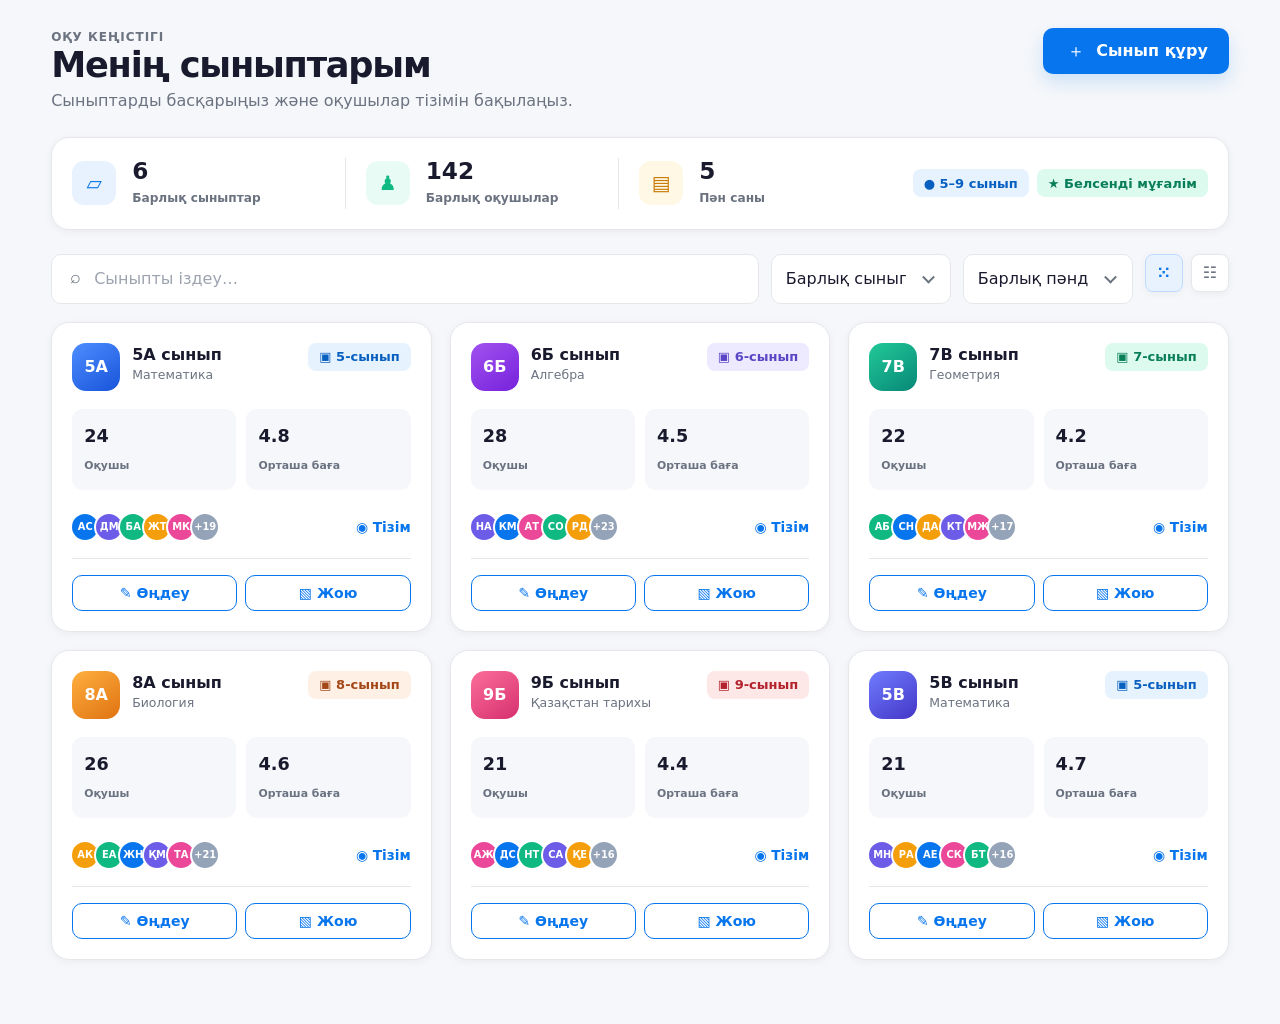
<file: index.html>
<!doctype html>
<html lang="kk">
<head>
  <meta charset="utf-8">
  <meta name="viewport" content="width=device-width, initial-scale=1">
  <meta http-equiv="refresh" content="0; url=classes.html">
  <link rel="canonical" href="classes.html">
  <title>Daryn AI — Сыныптар</title>
</head>
<body>
  <p><a href="classes.html">Сыныптар бетіне өту</a></p>
</body>
</html>
</file>
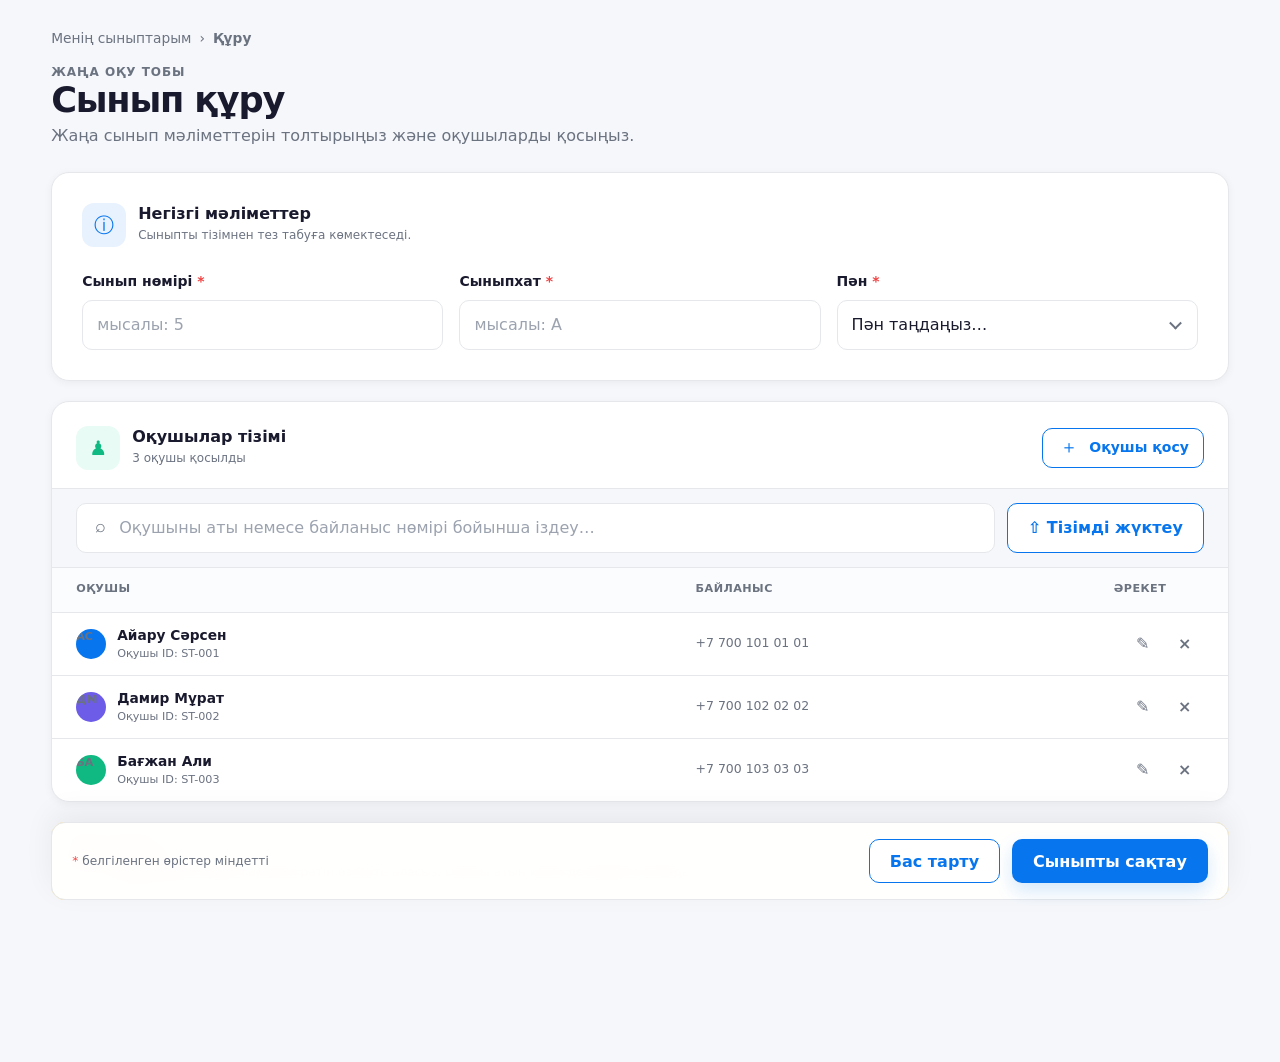
<file: class-create.html>
<!doctype html>
<html lang="kk">
<head>
  <meta charset="utf-8">
  <meta name="viewport" content="width=device-width, initial-scale=1">
  <meta name="description" content="Daryn AI — жаңа сынып құру және оқушыларды қосу.">
  <title>Сынып құру — Daryn AI</title>
  <link rel="icon" href="favicon.svg" type="image/svg+xml">
  <link rel="stylesheet" href="styles.css">
</head>
<body>
  <a class="skip-link" href="#main">Негізгі мазмұнға өту</a>
  <div class="class-shell">
    <main class="app-main class-main" id="main">
      <nav class="breadcrumb" aria-label="Нан үгінділері"><a href="classes.html">Менің сыныптарым</a><span aria-hidden="true">›</span><strong>Құру</strong></nav>
      <header class="classes-page-head">
        <div><p class="eyebrow">Жаңа оқу тобы</p><h1>Сынып құру</h1><p>Жаңа сынып мәліметтерін толтырыңыз және оқушыларды қосыңыз.</p></div>
      </header>

      <form class="class-form-wrap" id="class-form" data-mode="create" action="classes.html">
        <section class="card form-panel" aria-labelledby="base-title">
          <div class="panel-heading"><div class="panel-heading-main"><span class="icon-box" aria-hidden="true">ⓘ</span><div><h2 id="base-title">Негізгі мәліметтер</h2><p>Сыныпты тізімнен тез табуға көмектеседі.</p></div></div></div>
          <div class="class-fields">
            <div class="field"><label for="class-number">Сынып нөмірі <span class="required">*</span></label><input class="control" id="class-number" name="class-number" inputmode="numeric" placeholder="мысалы: 5" required></div>
            <div class="field"><label for="class-letter">Сыныпхат <span class="required">*</span></label><input class="control" id="class-letter" name="class-letter" maxlength="2" placeholder="мысалы: А" required></div>
            <div class="field"><label for="class-subject">Пән <span class="required">*</span></label><span class="select-shell"><select class="select-control" id="class-subject" name="class-subject" required><option value="">Пән таңдаңыз…</option><option>Математика</option><option>Биология</option><option>Қазақстан тарихы</option></select></span></div>
          </div>
        </section>

        <section class="card roster-panel" id="students" aria-labelledby="students-title">
          <div class="panel-heading">
            <div class="panel-heading-main"><span class="icon-box" aria-hidden="true" style="color:var(--success);background:var(--success-soft)">♟</span><div><h2 id="students-title">Оқушылар тізімі</h2><p data-student-count>3 оқушы қосылды</p></div></div>
            <button class="btn btn-secondary btn-sm" type="button" data-action="add-student"><span class="icon" aria-hidden="true">＋</span>Оқушы қосу</button>
          </div>
          <div class="roster-toolbar"><label class="search-wrap"><span class="icon" aria-hidden="true">⌕</span><span class="sr-only">Оқушыны іздеу</span><input class="control" type="search" data-student-search placeholder="Оқушыны аты немесе байланыс нөмірі бойынша іздеу…"></label><button class="btn btn-secondary" type="button" data-action="import-students">⇧ Тізімді жүктеу</button></div>
          <div class="student-list-head" aria-hidden="true"><span>Оқушы</span><span>Байланыс</span><span>Әрекет</span></div>
          <ol class="student-list" data-student-list>
            <li class="student-row"><div class="student-person"><span class="student-avatar">АС</span><div><strong>Айару Сәрсен</strong><span>Оқушы ID: ST-001</span></div></div><span class="student-contact">+7 700 101 01 01</span><span class="tag tag-green">Қосылды</span><div class="student-actions"><button class="tool-btn" type="button" aria-label="Айару Сәрсенді өңдеу">✎</button><button class="tool-btn" type="button" aria-label="Айару Сәрсенді жою">×</button></div></li>
            <li class="student-row"><div class="student-person"><span class="student-avatar purple">ДМ</span><div><strong>Дамир Мұрат</strong><span>Оқушы ID: ST-002</span></div></div><span class="student-contact">+7 700 102 02 02</span><span class="tag tag-green">Қосылды</span><div class="student-actions"><button class="tool-btn" type="button" aria-label="Дамир Мұратты өңдеу">✎</button><button class="tool-btn" type="button" aria-label="Дамир Мұратты жою">×</button></div></li>
            <li class="student-row"><div class="student-person"><span class="student-avatar green">БА</span><div><strong>Бағжан Али</strong><span>Оқушы ID: ST-003</span></div></div><span class="student-contact">+7 700 103 03 03</span><span class="tag tag-green">Қосылды</span><div class="student-actions"><button class="tool-btn" type="button" aria-label="Бағжан Алиді өңдеу">✎</button><button class="tool-btn" type="button" aria-label="Бағжан Алиді жою">×</button></div></li>
          </ol>
        </section>

        <aside class="tip-card"><span class="icon" aria-hidden="true">●</span><div><strong>Кеңес</strong><p>Оқушыларды сүйреп апарып ретін өзгерте аласыз. Оқушы атын кейін де өңдеуге болады.</p></div></aside>
        <div class="class-form-actions"><p><span class="required">*</span> белгіленген өрістер міндетті</p><div class="row"><a class="btn btn-secondary" href="classes.html">Бас тарту</a><button class="btn btn-primary" type="submit">Сыныпты сақтау</button></div></div>
      </form>
    </main>

  </div>
  <script src="app.js" defer></script>
</body>
</html>
</file>
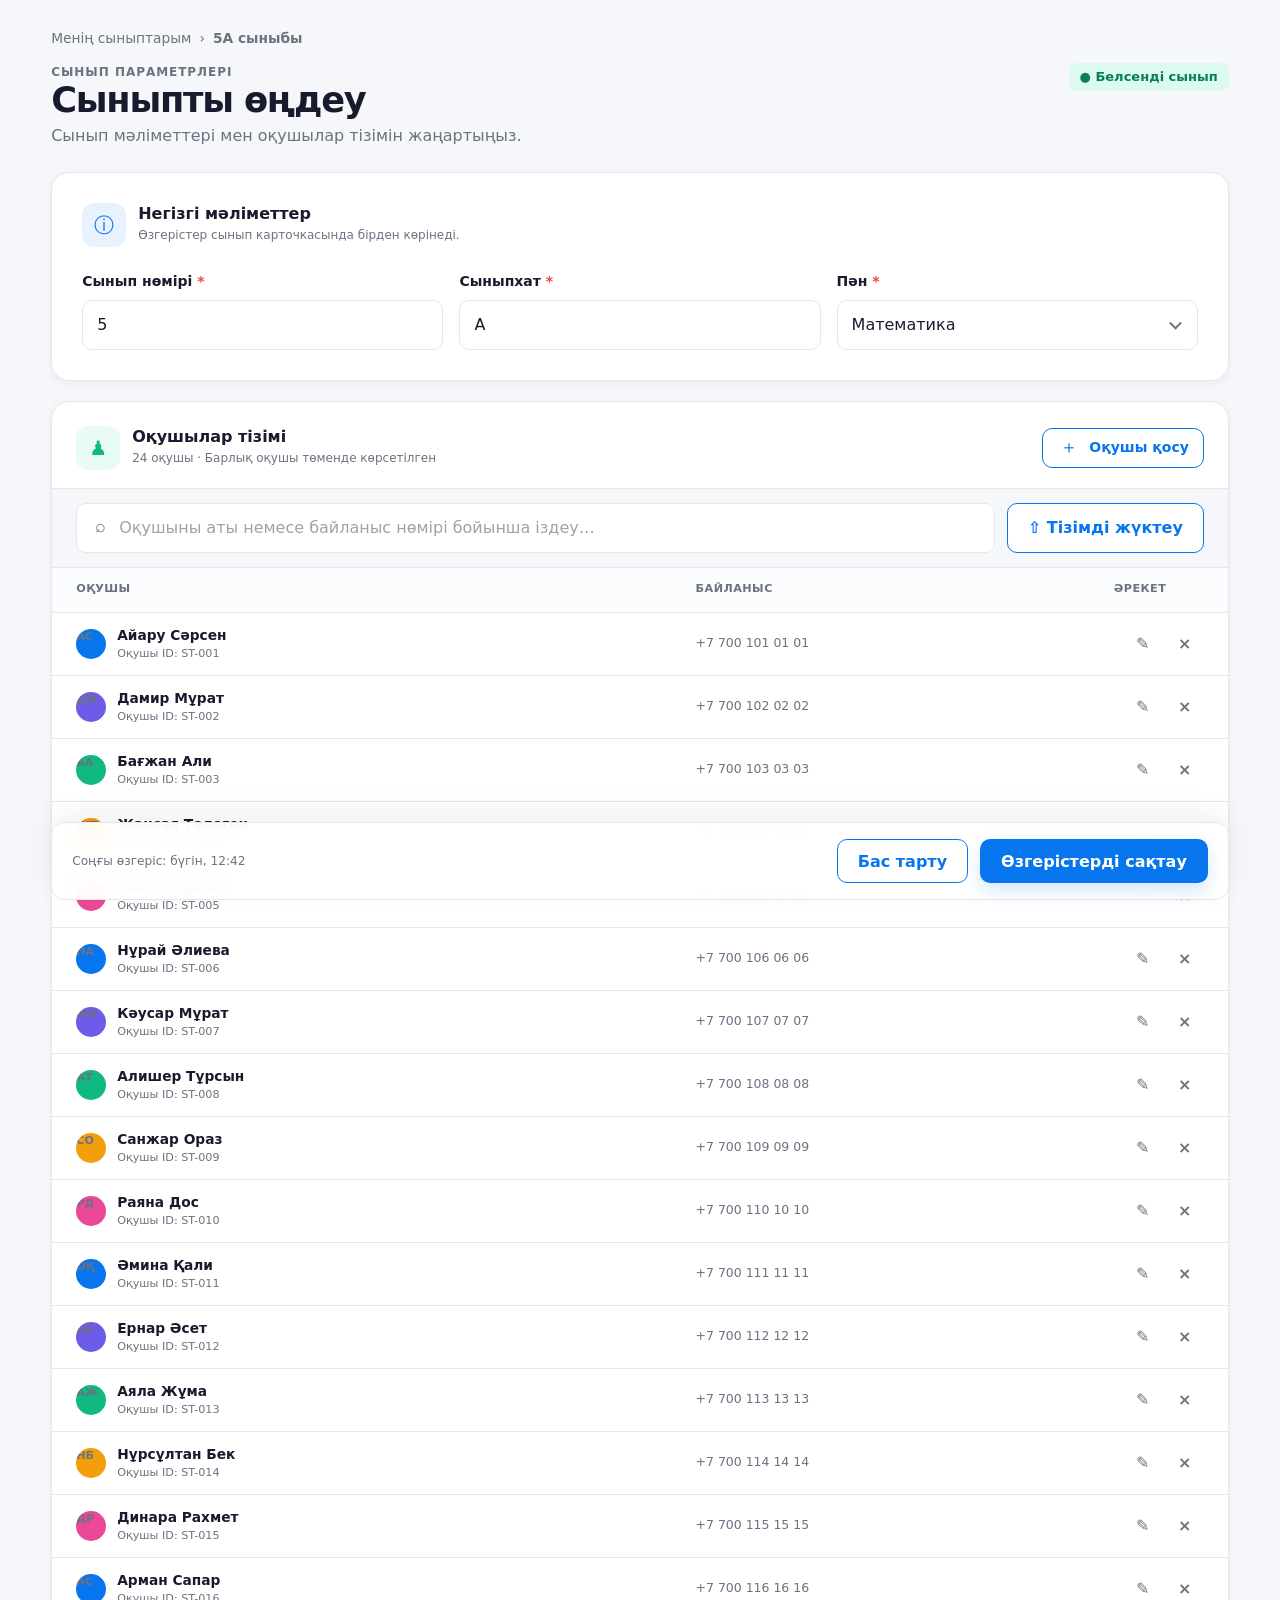
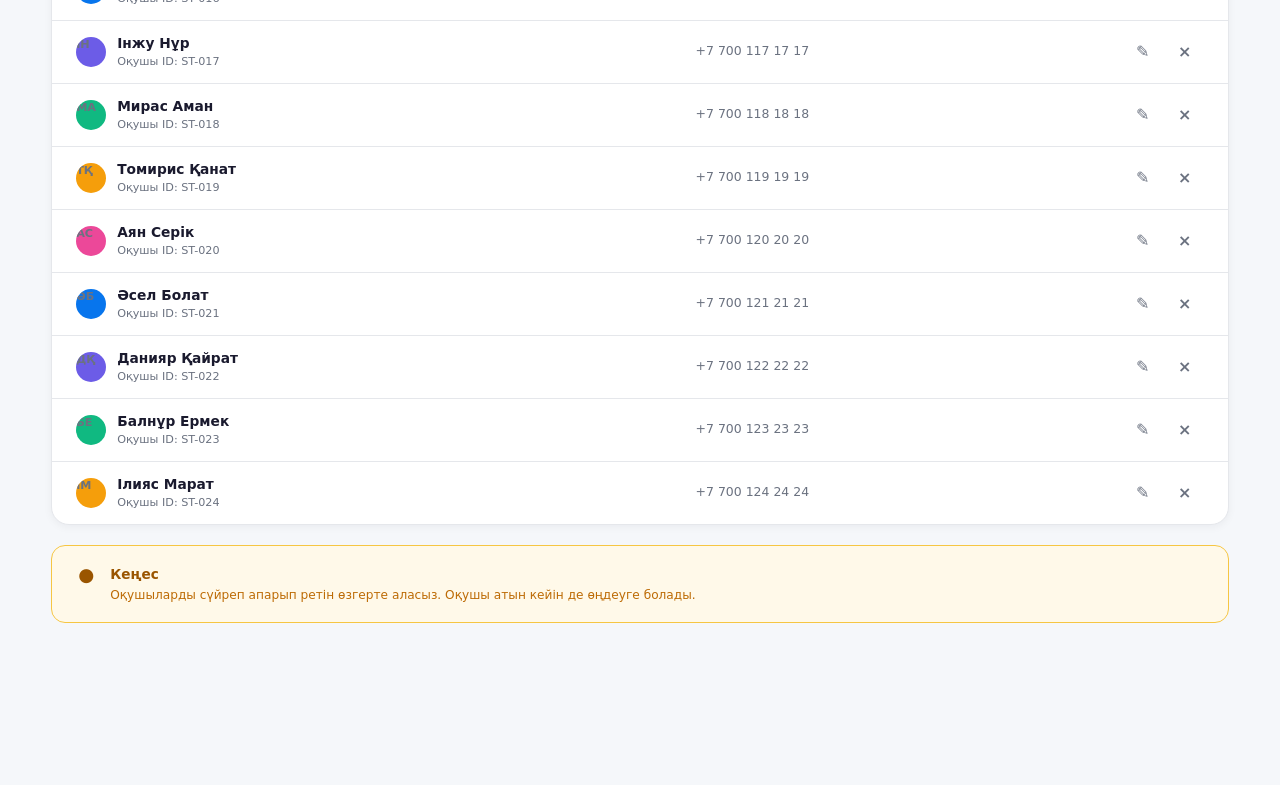
<file: class-edit.html>
<!doctype html>
<html lang="kk">
<head>
  <meta charset="utf-8">
  <meta name="viewport" content="width=device-width, initial-scale=1">
  <meta name="description" content="Daryn AI — сыныпты өңдеу және толық оқушылар тізімі.">
  <title>5А сыныбын өңдеу — Daryn AI</title>
  <link rel="icon" href="favicon.svg" type="image/svg+xml">
  <link rel="stylesheet" href="styles.css">
</head>
<body>
  <a class="skip-link" href="#main">Негізгі мазмұнға өту</a>
  <div class="class-shell">
    <main class="app-main class-main" id="main">
      <nav class="breadcrumb" aria-label="Нан үгінділері"><a href="classes.html">Менің сыныптарым</a><span aria-hidden="true">›</span><strong>5А сыныбы</strong></nav>
      <header class="classes-page-head">
        <div><p class="eyebrow">Сынып параметрлері</p><h1>Сыныпты өңдеу</h1><p>Сынып мәліметтері мен оқушылар тізімін жаңартыңыз.</p></div>
        <span class="tag tag-green">● Белсенді сынып</span>
      </header>

      <form class="class-form-wrap" id="class-form" data-mode="edit" action="classes.html">
        <section class="card form-panel" aria-labelledby="edit-base-title">
          <div class="panel-heading"><div class="panel-heading-main"><span class="icon-box" aria-hidden="true">ⓘ</span><div><h2 id="edit-base-title">Негізгі мәліметтер</h2><p>Өзгерістер сынып карточкасында бірден көрінеді.</p></div></div></div>
          <div class="class-fields">
            <div class="field"><label for="edit-class-number">Сынып нөмірі <span class="required">*</span></label><input class="control" id="edit-class-number" name="class-number" inputmode="numeric" value="5" required></div>
            <div class="field"><label for="edit-class-letter">Сыныпхат <span class="required">*</span></label><input class="control" id="edit-class-letter" name="class-letter" maxlength="2" value="А" required></div>
            <div class="field"><label for="edit-class-subject">Пән <span class="required">*</span></label><span class="select-shell"><select class="select-control" id="edit-class-subject" name="class-subject" required><option selected>Математика</option><option>Биология</option><option>Қазақстан тарихы</option></select></span></div>
          </div>
        </section>

        <section class="card roster-panel" id="students" aria-labelledby="edit-students-title">
          <div class="panel-heading">
            <div class="panel-heading-main"><span class="icon-box" aria-hidden="true" style="color:var(--success);background:var(--success-soft)">♟</span><div><h2 id="edit-students-title">Оқушылар тізімі</h2><p data-student-count>24 оқушы · Барлық оқушы төменде көрсетілген</p></div></div>
            <button class="btn btn-secondary btn-sm" type="button" data-action="add-student"><span class="icon" aria-hidden="true">＋</span>Оқушы қосу</button>
          </div>
          <div class="roster-toolbar"><label class="search-wrap"><span class="icon" aria-hidden="true">⌕</span><span class="sr-only">Оқушыны іздеу</span><input class="control" type="search" data-student-search placeholder="Оқушыны аты немесе байланыс нөмірі бойынша іздеу…"></label><button class="btn btn-secondary" type="button" data-action="import-students">⇧ Тізімді жүктеу</button></div>
          <div class="student-list-head" aria-hidden="true"><span>Оқушы</span><span>Байланыс</span><span>Әрекет</span></div>
          <ol class="student-list" data-student-list>
            <li class="student-row"><div class="student-person"><span class="student-avatar">АС</span><div><strong>Айару Сәрсен</strong><span>Оқушы ID: ST-001</span></div></div><span class="student-contact">+7 700 101 01 01</span><span class="tag tag-green">Белсенді</span><div class="student-actions"><button class="tool-btn" type="button" aria-label="Айару Сәрсенді өңдеу">✎</button><button class="tool-btn" type="button" aria-label="Айару Сәрсенді жою">×</button></div></li>
            <li class="student-row"><div class="student-person"><span class="student-avatar purple">ДМ</span><div><strong>Дамир Мұрат</strong><span>Оқушы ID: ST-002</span></div></div><span class="student-contact">+7 700 102 02 02</span><span class="tag tag-green">Белсенді</span><div class="student-actions"><button class="tool-btn" type="button" aria-label="Дамир Мұратты өңдеу">✎</button><button class="tool-btn" type="button" aria-label="Дамир Мұратты жою">×</button></div></li>
            <li class="student-row"><div class="student-person"><span class="student-avatar green">БА</span><div><strong>Бағжан Али</strong><span>Оқушы ID: ST-003</span></div></div><span class="student-contact">+7 700 103 03 03</span><span class="tag tag-green">Белсенді</span><div class="student-actions"><button class="tool-btn" type="button" aria-label="Бағжан Алиді өңдеу">✎</button><button class="tool-btn" type="button" aria-label="Бағжан Алиді жою">×</button></div></li>
            <li class="student-row"><div class="student-person"><span class="student-avatar orange">ЖТ</span><div><strong>Жансая Төлеген</strong><span>Оқушы ID: ST-004</span></div></div><span class="student-contact">+7 700 104 04 04</span><span class="tag tag-green">Белсенді</span><div class="student-actions"><button class="tool-btn" type="button" aria-label="Жансая Төлегенді өңдеу">✎</button><button class="tool-btn" type="button" aria-label="Жансая Төлегенді жою">×</button></div></li>
            <li class="student-row"><div class="student-person"><span class="student-avatar rose">МҚ</span><div><strong>Мақсат Қасым</strong><span>Оқушы ID: ST-005</span></div></div><span class="student-contact">+7 700 105 05 05</span><span class="tag tag-green">Белсенді</span><div class="student-actions"><button class="tool-btn" type="button" aria-label="Мақсат Қасымды өңдеу">✎</button><button class="tool-btn" type="button" aria-label="Мақсат Қасымды жою">×</button></div></li>
            <li class="student-row"><div class="student-person"><span class="student-avatar">НА</span><div><strong>Нұрай Әлиева</strong><span>Оқушы ID: ST-006</span></div></div><span class="student-contact">+7 700 106 06 06</span><span class="tag tag-green">Белсенді</span><div class="student-actions"><button class="tool-btn" type="button" aria-label="Нұрай Әлиеваны өңдеу">✎</button><button class="tool-btn" type="button" aria-label="Нұрай Әлиеваны жою">×</button></div></li>
            <li class="student-row"><div class="student-person"><span class="student-avatar purple">КМ</span><div><strong>Кәусар Мұрат</strong><span>Оқушы ID: ST-007</span></div></div><span class="student-contact">+7 700 107 07 07</span><span class="tag tag-green">Белсенді</span><div class="student-actions"><button class="tool-btn" type="button" aria-label="Кәусар Мұратты өңдеу">✎</button><button class="tool-btn" type="button" aria-label="Кәусар Мұратты жою">×</button></div></li>
            <li class="student-row"><div class="student-person"><span class="student-avatar green">АТ</span><div><strong>Алишер Тұрсын</strong><span>Оқушы ID: ST-008</span></div></div><span class="student-contact">+7 700 108 08 08</span><span class="tag tag-green">Белсенді</span><div class="student-actions"><button class="tool-btn" type="button" aria-label="Алишер Тұрсынды өңдеу">✎</button><button class="tool-btn" type="button" aria-label="Алишер Тұрсынды жою">×</button></div></li>
            <li class="student-row"><div class="student-person"><span class="student-avatar orange">СО</span><div><strong>Санжар Ораз</strong><span>Оқушы ID: ST-009</span></div></div><span class="student-contact">+7 700 109 09 09</span><span class="tag tag-green">Белсенді</span><div class="student-actions"><button class="tool-btn" type="button" aria-label="Санжар Оразды өңдеу">✎</button><button class="tool-btn" type="button" aria-label="Санжар Оразды жою">×</button></div></li>
            <li class="student-row"><div class="student-person"><span class="student-avatar rose">РД</span><div><strong>Раяна Дос</strong><span>Оқушы ID: ST-010</span></div></div><span class="student-contact">+7 700 110 10 10</span><span class="tag tag-green">Белсенді</span><div class="student-actions"><button class="tool-btn" type="button" aria-label="Раяна Досты өңдеу">✎</button><button class="tool-btn" type="button" aria-label="Раяна Досты жою">×</button></div></li>
            <li class="student-row"><div class="student-person"><span class="student-avatar">ӘҚ</span><div><strong>Әмина Қали</strong><span>Оқушы ID: ST-011</span></div></div><span class="student-contact">+7 700 111 11 11</span><span class="tag tag-green">Белсенді</span><div class="student-actions"><button class="tool-btn" type="button" aria-label="Әмина Қалиды өңдеу">✎</button><button class="tool-btn" type="button" aria-label="Әмина Қалиды жою">×</button></div></li>
            <li class="student-row"><div class="student-person"><span class="student-avatar purple">ЕӘ</span><div><strong>Ернар Әсет</strong><span>Оқушы ID: ST-012</span></div></div><span class="student-contact">+7 700 112 12 12</span><span class="tag tag-green">Белсенді</span><div class="student-actions"><button class="tool-btn" type="button" aria-label="Ернар Әсетті өңдеу">✎</button><button class="tool-btn" type="button" aria-label="Ернар Әсетті жою">×</button></div></li>
            <li class="student-row"><div class="student-person"><span class="student-avatar green">АЖ</span><div><strong>Аяла Жұма</strong><span>Оқушы ID: ST-013</span></div></div><span class="student-contact">+7 700 113 13 13</span><span class="tag tag-green">Белсенді</span><div class="student-actions"><button class="tool-btn" type="button" aria-label="Аяла Жұманы өңдеу">✎</button><button class="tool-btn" type="button" aria-label="Аяла Жұманы жою">×</button></div></li>
            <li class="student-row"><div class="student-person"><span class="student-avatar orange">НБ</span><div><strong>Нұрсұлтан Бек</strong><span>Оқушы ID: ST-014</span></div></div><span class="student-contact">+7 700 114 14 14</span><span class="tag tag-green">Белсенді</span><div class="student-actions"><button class="tool-btn" type="button" aria-label="Нұрсұлтан Бекті өңдеу">✎</button><button class="tool-btn" type="button" aria-label="Нұрсұлтан Бекті жою">×</button></div></li>
            <li class="student-row"><div class="student-person"><span class="student-avatar rose">ДР</span><div><strong>Динара Рахмет</strong><span>Оқушы ID: ST-015</span></div></div><span class="student-contact">+7 700 115 15 15</span><span class="tag tag-green">Белсенді</span><div class="student-actions"><button class="tool-btn" type="button" aria-label="Динара Рахметті өңдеу">✎</button><button class="tool-btn" type="button" aria-label="Динара Рахметті жою">×</button></div></li>
            <li class="student-row"><div class="student-person"><span class="student-avatar">АС</span><div><strong>Арман Сапар</strong><span>Оқушы ID: ST-016</span></div></div><span class="student-contact">+7 700 116 16 16</span><span class="tag tag-green">Белсенді</span><div class="student-actions"><button class="tool-btn" type="button" aria-label="Арман Сапарды өңдеу">✎</button><button class="tool-btn" type="button" aria-label="Арман Сапарды жою">×</button></div></li>
            <li class="student-row"><div class="student-person"><span class="student-avatar purple">ІН</span><div><strong>Інжу Нұр</strong><span>Оқушы ID: ST-017</span></div></div><span class="student-contact">+7 700 117 17 17</span><span class="tag tag-green">Белсенді</span><div class="student-actions"><button class="tool-btn" type="button" aria-label="Інжу Нұрды өңдеу">✎</button><button class="tool-btn" type="button" aria-label="Інжу Нұрды жою">×</button></div></li>
            <li class="student-row"><div class="student-person"><span class="student-avatar green">МА</span><div><strong>Мирас Аман</strong><span>Оқушы ID: ST-018</span></div></div><span class="student-contact">+7 700 118 18 18</span><span class="tag tag-green">Белсенді</span><div class="student-actions"><button class="tool-btn" type="button" aria-label="Мирас Аманды өңдеу">✎</button><button class="tool-btn" type="button" aria-label="Мирас Аманды жою">×</button></div></li>
            <li class="student-row"><div class="student-person"><span class="student-avatar orange">ТҚ</span><div><strong>Томирис Қанат</strong><span>Оқушы ID: ST-019</span></div></div><span class="student-contact">+7 700 119 19 19</span><span class="tag tag-green">Белсенді</span><div class="student-actions"><button class="tool-btn" type="button" aria-label="Томирис Қанатты өңдеу">✎</button><button class="tool-btn" type="button" aria-label="Томирис Қанатты жою">×</button></div></li>
            <li class="student-row"><div class="student-person"><span class="student-avatar rose">АС</span><div><strong>Аян Серік</strong><span>Оқушы ID: ST-020</span></div></div><span class="student-contact">+7 700 120 20 20</span><span class="tag tag-green">Белсенді</span><div class="student-actions"><button class="tool-btn" type="button" aria-label="Аян Серікті өңдеу">✎</button><button class="tool-btn" type="button" aria-label="Аян Серікті жою">×</button></div></li>
            <li class="student-row"><div class="student-person"><span class="student-avatar">ӘБ</span><div><strong>Әсел Болат</strong><span>Оқушы ID: ST-021</span></div></div><span class="student-contact">+7 700 121 21 21</span><span class="tag tag-green">Белсенді</span><div class="student-actions"><button class="tool-btn" type="button" aria-label="Әсел Болатты өңдеу">✎</button><button class="tool-btn" type="button" aria-label="Әсел Болатты жою">×</button></div></li>
            <li class="student-row"><div class="student-person"><span class="student-avatar purple">ДҚ</span><div><strong>Данияр Қайрат</strong><span>Оқушы ID: ST-022</span></div></div><span class="student-contact">+7 700 122 22 22</span><span class="tag tag-green">Белсенді</span><div class="student-actions"><button class="tool-btn" type="button" aria-label="Данияр Қайратты өңдеу">✎</button><button class="tool-btn" type="button" aria-label="Данияр Қайратты жою">×</button></div></li>
            <li class="student-row"><div class="student-person"><span class="student-avatar green">БЕ</span><div><strong>Балнұр Ермек</strong><span>Оқушы ID: ST-023</span></div></div><span class="student-contact">+7 700 123 23 23</span><span class="tag tag-yellow">Шақыру жіберілді</span><div class="student-actions"><button class="tool-btn" type="button" aria-label="Балнұр Ермекті өңдеу">✎</button><button class="tool-btn" type="button" aria-label="Балнұр Ермекті жою">×</button></div></li>
            <li class="student-row"><div class="student-person"><span class="student-avatar orange">ІМ</span><div><strong>Ілияс Марат</strong><span>Оқушы ID: ST-024</span></div></div><span class="student-contact">+7 700 124 24 24</span><span class="tag tag-yellow">Шақыру жіберілді</span><div class="student-actions"><button class="tool-btn" type="button" aria-label="Ілияс Маратты өңдеу">✎</button><button class="tool-btn" type="button" aria-label="Ілияс Маратты жою">×</button></div></li>
          </ol>
        </section>

        <aside class="tip-card"><span class="icon" aria-hidden="true">●</span><div><strong>Кеңес</strong><p>Оқушыларды сүйреп апарып ретін өзгерте аласыз. Оқушы атын кейін де өңдеуге болады.</p></div></aside>
        <div class="class-form-actions"><p>Соңғы өзгеріс: бүгін, 12:42</p><div class="row"><a class="btn btn-secondary" href="classes.html">Бас тарту</a><button class="btn btn-primary" type="submit">Өзгерістерді сақтау</button></div></div>
      </form>
    </main>

  </div>
  <script src="app.js" defer></script>
</body>
</html>
</file>
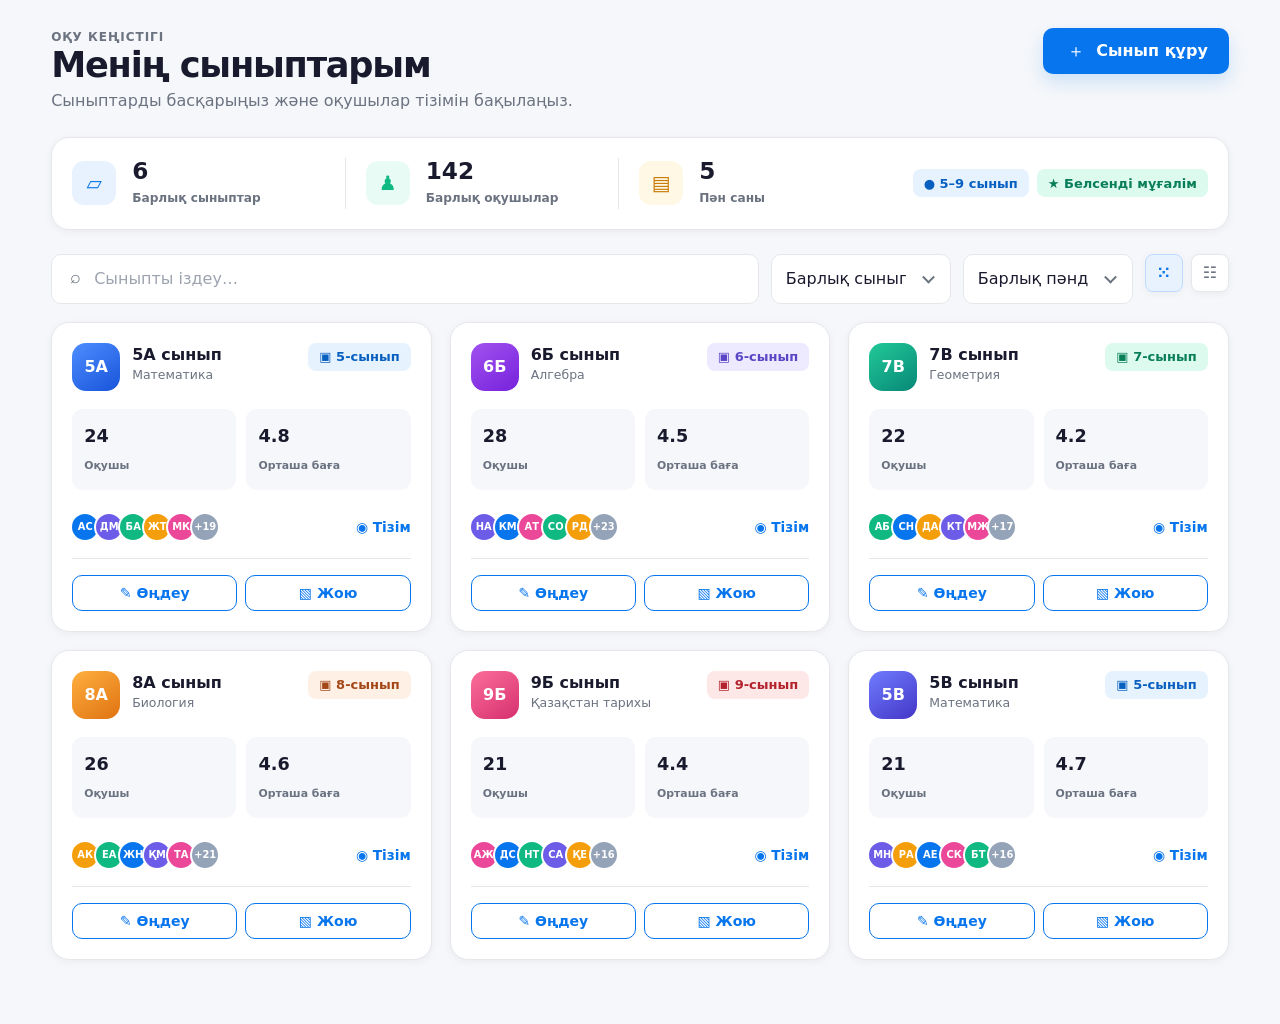
<file: classes.html>
<!doctype html>
<html lang="kk">
<head>
  <meta charset="utf-8">
  <meta name="viewport" content="width=device-width, initial-scale=1">
  <meta name="description" content="Daryn AI — сыныптар мен оқушыларды басқару.">
  <title>Менің сыныптарым — Daryn AI</title>
  <link rel="icon" href="favicon.svg" type="image/svg+xml">
  <link rel="stylesheet" href="styles.css">
</head>
<body>
  <a class="skip-link" href="#main">Негізгі мазмұнға өту</a>
  <div class="class-shell">
    <main class="app-main class-main" id="main">
      <header class="classes-page-head">
        <div><p class="eyebrow">Оқу кеңістігі</p><h1>Менің сыныптарым</h1><p>Сыныптарды басқарыңыз және оқушылар тізімін бақылаңыз.</p></div>
        <a class="btn btn-primary" href="class-create.html"><span class="icon" aria-hidden="true">＋</span>Сынып құру</a>
      </header>

      <section class="card class-stats" aria-label="Сыныптар статистикасы">
        <div class="class-stat"><span class="icon-box" aria-hidden="true">▱</span><div><strong>6</strong><span>Барлық сыныптар</span></div></div>
        <div class="class-stat"><span class="icon-box" aria-hidden="true" style="color:var(--success);background:var(--success-soft)">♟</span><div><strong>142</strong><span>Барлық оқушылар</span></div></div>
        <div class="class-stat"><span class="icon-box" aria-hidden="true" style="color:#c77800;background:var(--warning-soft)">▤</span><div><strong>3</strong><span>Пән саны</span></div></div>
        <div class="class-stat-badges"><span class="tag tag-blue">● 5–9 сынып</span><span class="tag tag-green">★ Белсенді мұғалім</span></div>
      </section>

      <section aria-labelledby="classes-title">
        <h2 class="sr-only" id="classes-title">Сыныптар тізімі</h2>
        <input class="view-mode-input" type="radio" name="class-view" id="class-view-grid" checked>
        <input class="view-mode-input" type="radio" name="class-view" id="class-view-list">
        <div class="class-toolbar">
          <label class="search-wrap"><span class="icon" aria-hidden="true">⌕</span><span class="sr-only">Сыныпты іздеу</span><input class="control" type="search" data-class-search placeholder="Сыныпты іздеу…"></label>
          <label class="select-shell"><span class="sr-only">Сынып бойынша сүзгі</span><select class="select-control" data-grade-filter><option>Барлық сыныптар</option><option>5 сынып</option><option>6 сынып</option><option>7 сынып</option><option>8 сынып</option><option>9 сынып</option></select></label>
          <label class="select-shell"><span class="sr-only">Пән бойынша сүзгі</span><select class="select-control" data-subject-filter><option>Барлық пәндер</option><option>Математика</option><option>Алгебра</option><option>Геометрия</option><option>Биология</option><option>Қазақстан тарихы</option></select></label>
          <div class="view-toggle" aria-label="Көрініс түрі"><label class="tool-btn" for="class-view-grid"><span aria-hidden="true">⁙</span><span class="sr-only">Карточкалар</span></label><label class="tool-btn" for="class-view-list"><span aria-hidden="true">☷</span><span class="sr-only">Тізім</span></label></div>
        </div>

        <div class="classes-grid">
          <article class="card class-card" data-class-id="5a">
            <div class="class-card-head"><span class="class-mark">5А</span><div><h2>5А сынып</h2><p class="class-subject">Математика</p></div><span class="tag tag-blue">▣ 5-сынып</span></div>
            <div class="class-metrics"><div class="class-metric"><strong>24</strong><span>Оқушы</span></div><div class="class-metric"><strong>4.8</strong><span>Орташа баға</span></div></div>
            <div class="class-students-preview"><div class="avatar-stack" aria-label="Оқушылар: Айару, Дамир, Бағжан, Жансая, Мақсат және тағы 19"><span class="student-avatar">АС</span><span class="student-avatar purple">ДМ</span><span class="student-avatar green">БА</span><span class="student-avatar orange">ЖТ</span><span class="student-avatar rose">МК</span><span class="student-avatar slate">+19</span></div><a class="text-link" href="class-edit.html?class=5a#students">◉ Тізім</a></div>
            <div class="class-card-actions"><a class="btn btn-secondary btn-sm" href="class-edit.html?class=5a">✎ Өңдеу</a><button class="btn btn-secondary btn-sm muted" type="button" data-action="delete-class">▧ Жою</button></div>
          </article>

          <article class="card class-card" data-class-id="6b">
            <div class="class-card-head"><span class="class-mark purple">6Б</span><div><h2>6Б сынып</h2><p class="class-subject">Алгебра</p></div><span class="tag tag-purple">▣ 6-сынып</span></div>
            <div class="class-metrics"><div class="class-metric"><strong>28</strong><span>Оқушы</span></div><div class="class-metric"><strong>4.5</strong><span>Орташа баға</span></div></div>
            <div class="class-students-preview"><div class="avatar-stack" aria-label="Оқушылар және тағы 23"><span class="student-avatar purple">НА</span><span class="student-avatar">КМ</span><span class="student-avatar rose">АТ</span><span class="student-avatar green">СО</span><span class="student-avatar orange">РД</span><span class="student-avatar slate">+23</span></div><a class="text-link" href="class-edit.html?class=6b#students">◉ Тізім</a></div>
            <div class="class-card-actions"><a class="btn btn-secondary btn-sm" href="class-edit.html?class=6b">✎ Өңдеу</a><button class="btn btn-secondary btn-sm muted" type="button" data-action="delete-class">▧ Жою</button></div>
          </article>

          <article class="card class-card" data-class-id="7v">
            <div class="class-card-head"><span class="class-mark green">7В</span><div><h2>7В сынып</h2><p class="class-subject">Геометрия</p></div><span class="tag tag-green">▣ 7-сынып</span></div>
            <div class="class-metrics"><div class="class-metric"><strong>22</strong><span>Оқушы</span></div><div class="class-metric"><strong>4.2</strong><span>Орташа баға</span></div></div>
            <div class="class-students-preview"><div class="avatar-stack" aria-label="Оқушылар және тағы 17"><span class="student-avatar green">АБ</span><span class="student-avatar">СН</span><span class="student-avatar orange">ДА</span><span class="student-avatar purple">КТ</span><span class="student-avatar rose">МЖ</span><span class="student-avatar slate">+17</span></div><a class="text-link" href="class-edit.html?class=7v#students">◉ Тізім</a></div>
            <div class="class-card-actions"><a class="btn btn-secondary btn-sm" href="class-edit.html?class=7v">✎ Өңдеу</a><button class="btn btn-secondary btn-sm muted" type="button" data-action="delete-class">▧ Жою</button></div>
          </article>

          <article class="card class-card" data-class-id="8a">
            <div class="class-card-head"><span class="class-mark orange">8А</span><div><h2>8А сынып</h2><p class="class-subject">Биология</p></div><span class="tag tag-orange">▣ 8-сынып</span></div>
            <div class="class-metrics"><div class="class-metric"><strong>26</strong><span>Оқушы</span></div><div class="class-metric"><strong>4.6</strong><span>Орташа баға</span></div></div>
            <div class="class-students-preview"><div class="avatar-stack" aria-label="Оқушылар және тағы 21"><span class="student-avatar orange">АК</span><span class="student-avatar green">ЕА</span><span class="student-avatar">ЖН</span><span class="student-avatar purple">ҚМ</span><span class="student-avatar rose">ТА</span><span class="student-avatar slate">+21</span></div><a class="text-link" href="class-edit.html?class=8a#students">◉ Тізім</a></div>
            <div class="class-card-actions"><a class="btn btn-secondary btn-sm" href="class-edit.html?class=8a">✎ Өңдеу</a><button class="btn btn-secondary btn-sm muted" type="button" data-action="delete-class">▧ Жою</button></div>
          </article>

          <article class="card class-card" data-class-id="9b">
            <div class="class-card-head"><span class="class-mark rose">9Б</span><div><h2>9Б сынып</h2><p class="class-subject">Қазақстан тарихы</p></div><span class="tag tag-red">▣ 9-сынып</span></div>
            <div class="class-metrics"><div class="class-metric"><strong>21</strong><span>Оқушы</span></div><div class="class-metric"><strong>4.4</strong><span>Орташа баға</span></div></div>
            <div class="class-students-preview"><div class="avatar-stack" aria-label="Оқушылар және тағы 16"><span class="student-avatar rose">АЖ</span><span class="student-avatar">ДС</span><span class="student-avatar green">НТ</span><span class="student-avatar purple">СА</span><span class="student-avatar orange">ҚЕ</span><span class="student-avatar slate">+16</span></div><a class="text-link" href="class-edit.html?class=9b#students">◉ Тізім</a></div>
            <div class="class-card-actions"><a class="btn btn-secondary btn-sm" href="class-edit.html?class=9b">✎ Өңдеу</a><button class="btn btn-secondary btn-sm muted" type="button" data-action="delete-class">▧ Жою</button></div>
          </article>

          <article class="card class-card" data-class-id="5v">
            <div class="class-card-head"><span class="class-mark indigo">5В</span><div><h2>5В сынып</h2><p class="class-subject">Математика</p></div><span class="tag tag-blue">▣ 5-сынып</span></div>
            <div class="class-metrics"><div class="class-metric"><strong>21</strong><span>Оқушы</span></div><div class="class-metric"><strong>4.7</strong><span>Орташа баға</span></div></div>
            <div class="class-students-preview"><div class="avatar-stack" aria-label="Оқушылар және тағы 16"><span class="student-avatar purple">МН</span><span class="student-avatar orange">РА</span><span class="student-avatar">АЕ</span><span class="student-avatar rose">СК</span><span class="student-avatar green">БТ</span><span class="student-avatar slate">+16</span></div><a class="text-link" href="class-edit.html?class=5v#students">◉ Тізім</a></div>
            <div class="class-card-actions"><a class="btn btn-secondary btn-sm" href="class-edit.html?class=5v">✎ Өңдеу</a><button class="btn btn-secondary btn-sm muted" type="button" data-action="delete-class">▧ Жою</button></div>
          </article>
        </div>
      </section>
    </main>

  </div>
  <script src="app.js" defer></script>
</body>
</html>
</file>
<file: styles.css>
:root {
  color-scheme: light;
  --primary: #0775ed;
  --primary-hover: #0868d3;
  --primary-dark: #0554b0;
  --primary-light: #e8f2fe;
  --secondary: #6c5ce7;
  --secondary-light: #eeeafd;
  --background: #ffffff;
  --surface: #f5f7fa;
  --surface-strong: #eef2f7;
  --text: #1a1a2e;
  --text-soft: #6b7280;
  --border: #e5e7eb;
  --success: #10b981;
  --success-soft: #e8fbf4;
  --error: #ef4444;
  --error-soft: #fff0f0;
  --warning: #f59e0b;
  --warning-soft: #fff8e5;
  --team-b: #ff6b35;
  --shadow-sm: 0 2px 8px rgb(15 23 42 / 0.05);
  --shadow-md: 0 14px 34px rgb(15 23 42 / 0.09);
  --radius-sm: 8px;
  --radius-md: 12px;
  --radius-lg: 18px;
  --sidebar: 240px;
  --content: 1240px;
  --space-1: 4px;
  --space-2: 8px;
  --space-3: 12px;
  --space-4: 16px;
  --space-6: 24px;
  --space-8: 32px;
  --space-12: 48px;
  --space-16: 64px;
  --space-24: 96px;
  font-family: Inter, ui-sans-serif, system-ui, -apple-system, BlinkMacSystemFont, "Segoe UI", sans-serif;
  font-synthesis: none;
}

* { box-sizing: border-box; }
html { scroll-behavior: smooth; }
body { margin: 0; color: var(--text); background: var(--background); line-height: 1.5; }
button, input, textarea, select { font: inherit; }
button, a, summary, select { -webkit-tap-highlight-color: transparent; }
button { border: 0; }
a { color: inherit; text-decoration: none; }
img, svg { display: block; max-width: 100%; }
h1, h2, h3, h4, p { margin-top: 0; }
h1 { font-size: clamp(2rem, 4vw, 3rem); line-height: 1.08; letter-spacing: -0.035em; }
h2 { font-size: clamp(1.7rem, 3vw, 2.25rem); line-height: 1.15; letter-spacing: -0.025em; }
h3 { font-size: clamp(1.25rem, 2vw, 1.75rem); line-height: 1.22; }
h4 { font-size: 1.375rem; line-height: 1.3; }
:focus-visible { outline: 3px solid rgb(7 117 237 / 0.28); outline-offset: 3px; }
::selection { color: #fff; background: var(--primary); }

.skip-link { position: fixed; top: 8px; left: 8px; z-index: 100; padding: 10px 14px; border-radius: 8px; color: #fff; background: var(--primary-dark); transform: translateY(-160%); }
.skip-link:focus { transform: translateY(0); }
.sr-only { position: absolute; width: 1px; height: 1px; padding: 0; margin: -1px; overflow: hidden; clip: rect(0, 0, 0, 0); white-space: nowrap; border: 0; }
.muted { color: var(--text-soft); }
.caption { font-size: 0.75rem; color: var(--text-soft); }
.eyebrow { margin-bottom: 8px; color: var(--primary); font-size: 0.75rem; font-weight: 800; letter-spacing: 0.08em; text-transform: uppercase; }
.stack { display: grid; gap: var(--space-4); }
.row { display: flex; align-items: center; gap: var(--space-3); }
.row-between { display: flex; align-items: center; justify-content: space-between; gap: var(--space-4); }
.icon { display: inline-grid; width: 24px; height: 24px; flex: 0 0 24px; place-items: center; font-size: 1.15rem; line-height: 1; }
.icon-box { display: inline-grid; width: 44px; height: 44px; flex: 0 0 44px; place-items: center; border-radius: 12px; color: var(--primary); background: var(--primary-light); font-size: 1.25rem; }
.divider { height: 1px; margin: var(--space-6) 0; background: var(--border); }

/* Buttons */
.btn { display: inline-flex; min-height: 44px; align-items: center; justify-content: center; gap: 8px; padding: 10px 20px; border: 1px solid transparent; border-radius: 10px; font-weight: 750; line-height: 1.2; cursor: pointer; transition: 160ms ease; }
.btn:hover { transform: translateY(-1px); }
.btn:active { transform: translateY(0); }
.btn-primary { color: #fff; background: var(--primary); box-shadow: 0 8px 18px rgb(7 117 237 / 0.17); }
.btn-primary:hover { background: var(--primary-hover); }
.btn-primary:active { background: var(--primary-dark); }
.btn-secondary { color: var(--primary); border-color: var(--primary); background: #fff; }
.btn-secondary:hover { background: var(--primary-light); }
.btn-ghost { color: var(--primary); background: transparent; }
.btn-ghost:hover { background: var(--primary-light); }
.btn-success { color: #fff; background: var(--success); }
.btn-danger { color: #fff; background: var(--error); }
.btn[disabled], .btn.is-disabled { color: #a9afb9; border-color: #e4e7eb; background: #eef0f3; box-shadow: none; cursor: not-allowed; transform: none; }
.btn-sm { min-height: 36px; padding: 7px 14px; font-size: 0.875rem; }
.btn-lg { min-height: 52px; padding: 14px 26px; font-size: 1.0625rem; }
.btn-icon { width: 44px; padding: 0; border-radius: 50%; }
.btn-block { width: 100%; }

/* Forms */
.field { display: grid; gap: 8px; }
.field > label, .field-label { color: var(--text); font-size: 0.875rem; font-weight: 750; }
.control, .select-control, .textarea-control { width: 100%; min-height: 48px; padding: 12px 14px; color: var(--text); border: 1px solid var(--border); border-radius: 10px; background: #fff; transition: 160ms ease; }
.control::placeholder, .textarea-control::placeholder { color: #9ca3af; }
.control:hover, .select-control:hover, .textarea-control:hover { border-color: #bdc7d5; }
.control:focus, .select-control:focus, .textarea-control:focus { border-color: var(--primary); outline: 3px solid rgb(7 117 237 / 0.13); }
.control:disabled, .select-control:disabled, .textarea-control:disabled { color: #9ca3af; background: var(--surface); cursor: not-allowed; }
.select-shell { position: relative; display: block; min-width: 0; }
.select-shell::after {
  content: "";
  position: absolute;
  top: 50%;
  right: 18px;
  width: 7px;
  height: 7px;
  border-right: 2px solid var(--text-soft);
  border-bottom: 2px solid var(--text-soft);
  pointer-events: none;
  transform: translateY(-70%) rotate(45deg);
  transition: border-color 160ms ease;
}
.select-shell:focus-within::after { border-color: var(--primary); }
.select-shell .select-control {
  padding-right: 44px;
  appearance: none;
  -webkit-appearance: none;
  cursor: pointer;
}
.select-shell .select-control::-ms-expand { display: none; }
.select-control option { color: var(--text); background: #fff; }
.textarea-control { min-height: 112px; resize: vertical; }
.field-error .control { border-color: var(--error); }
.field-error .hint { color: var(--error); }
.field-success .control { padding-right: 44px; border-color: var(--success); background: linear-gradient(90deg, #fff 90%, var(--success-soft)); }
.hint { color: var(--text-soft); font-size: 0.75rem; }
.search-wrap { position: relative; }
.search-wrap .control { padding-left: 42px; }
.search-wrap .icon { position: absolute; top: 12px; left: 12px; color: var(--text-soft); }
.checkbox-row { display: flex; align-items: flex-start; gap: 10px; font-size: 0.9rem; }
.checkbox-row input { width: 18px; height: 18px; margin-top: 2px; accent-color: var(--primary); }
.segmented { display: grid; grid-template-columns: repeat(4, minmax(64px, 1fr)); gap: 8px; }
.segmented input { position: absolute; opacity: 0; pointer-events: none; }
.segmented label { display: grid; min-height: 42px; place-items: center; border: 1px solid var(--border); border-radius: 9px; cursor: pointer; }
.segmented input:checked + label { color: #fff; border-color: var(--primary); background: var(--primary); }

/* Shared cards and badges */
.card { border: 1px solid var(--border); border-radius: var(--radius-lg); background: #fff; box-shadow: var(--shadow-sm); }
.card-pad { padding: clamp(18px, 2.4vw, 28px); }
.tag { display: inline-flex; min-height: 28px; align-items: center; gap: 6px; padding: 4px 11px; border-radius: 8px; font-size: 0.8125rem; font-weight: 750; white-space: nowrap; }
.tag-blue { color: #075fbf; background: #e7f2ff; }
.tag-green { color: #087e59; background: #dcfaee; }
.tag-purple { color: #5946c7; background: #ede9fe; }
.tag-orange { color: #a34716; background: #fff0e5; }
.tag-yellow { color: #845300; background: #fff4c7; }
.tag-red { color: #b4232d; background: #fee7e7; }
.badge-solid { color: #fff; }
.bg-blue { background: var(--primary); }
.bg-purple { background: var(--secondary); }
.bg-green { background: var(--success); }
.bg-orange { background: #e98213; }
.bg-red { background: var(--error); }
.difficulty { display: inline-flex; align-items: center; gap: 8px; }
.difficulty::before { width: 10px; height: 10px; border-radius: 50%; background: currentColor; content: ""; }

/* App shell */
.app-shell { min-height: 100dvh; padding-left: var(--sidebar); background: var(--surface); }
.sidebar { position: fixed; inset: 0 auto 0 0; z-index: 30; display: flex; width: var(--sidebar); flex-direction: column; padding: 24px 16px; border-right: 1px solid var(--border); background: #fff; }
.brand { display: flex; align-items: center; gap: 10px; padding: 0 10px 24px; color: var(--primary); font-size: 1.35rem; font-weight: 850; letter-spacing: -0.03em; }
.brand-mark { display: grid; width: 34px; height: 34px; place-items: center; border-radius: 10px; color: #fff; background: linear-gradient(145deg, #1a8eff, var(--primary-dark)); font-size: 0.95rem; }
.side-nav { display: grid; gap: 5px; }
.side-nav a { display: flex; min-height: 44px; align-items: center; gap: 12px; padding: 10px 12px; border-radius: 10px; color: var(--text-soft); font-size: 0.9rem; font-weight: 650; }
.side-nav a:hover { color: var(--text); background: var(--surface); }
.side-nav a[aria-current="page"] { color: var(--primary); background: var(--primary-light); }
.side-section { margin: 22px 12px 8px; color: #9ca3af; font-size: 0.68rem; font-weight: 800; letter-spacing: 0.09em; text-transform: uppercase; }
.profile-mini { display: flex; align-items: center; gap: 10px; margin-top: auto; padding: 12px 10px 0; border-top: 1px solid var(--border); }
.avatar { display: grid; width: 42px; height: 42px; flex: 0 0 42px; place-items: center; border-radius: 50%; color: var(--primary); background: var(--primary-light); font-weight: 850; }
.profile-mini strong { display: block; font-size: 0.82rem; }
.profile-mini span { color: var(--text-soft); font-size: 0.72rem; }
.app-main { width: 100%; max-width: 1600px; margin: 0 auto; padding: 28px clamp(20px, 4vw, 52px) 64px; }
.app-topbar { display: flex; min-height: 64px; align-items: center; justify-content: space-between; gap: 20px; margin-bottom: 26px; }
.app-topbar h1 { margin: 0; font-size: clamp(1.45rem, 2.5vw, 2rem); }
.top-actions { display: flex; align-items: center; gap: 10px; }
.mobile-bar { display: none; }
.bottom-nav { display: none; }

.tabs { display: flex; gap: 24px; margin-bottom: 24px; border-bottom: 1px solid var(--border); overflow-x: auto; scrollbar-width: none; }
.tabs a, .tabs button { min-height: 44px; flex: 0 0 auto; padding: 10px 2px; color: var(--text-soft); border-bottom: 3px solid transparent; background: none; font-weight: 700; cursor: pointer; }
.tabs a[aria-current="page"], .tabs button.is-active { color: var(--primary); border-bottom-color: var(--primary); }

/* Presentation dashboard */
.section-head { display: flex; align-items: end; justify-content: space-between; gap: 16px; margin: 34px 0 16px; }
.section-head h2 { margin: 0; font-size: 1.15rem; }
.text-link { color: var(--primary); font-size: 0.86rem; font-weight: 750; }
.presentation-grid { display: grid; grid-template-columns: repeat(3, minmax(0, 1fr)); gap: 18px; }
.presentation-grid.compact { grid-template-columns: repeat(4, minmax(0, 1fr)); }
.presentation-card { position: relative; min-height: 154px; padding: 20px; overflow: hidden; border: 1px solid transparent; border-radius: 14px; box-shadow: var(--shadow-sm); }
.presentation-card::after { position: absolute; right: -38px; bottom: -52px; width: 128px; height: 128px; border: 22px solid rgb(255 255 255 / 0.52); border-radius: 50%; content: ""; }
.presentation-card h3 { max-width: 82%; margin: 20px 0 6px; font-size: 1.05rem; }
.presentation-card p { max-width: 78%; margin: 0; color: var(--text-soft); font-size: 0.78rem; }
.presentation-grid.compact .presentation-card { min-height: 196px; }
.presentation-grid.compact .presentation-card p { display: -webkit-box; max-width: 72%; overflow: hidden; -webkit-box-orient: vertical; -webkit-line-clamp: 2; line-height: 1.3; }
.presentation-card .tag { position: relative; z-index: 1; }
.tone-mint { border-color: #bee8d6; background: #eaf9f2; }
.tone-sky { border-color: #bddcf7; background: #eaf5ff; }
.tone-lilac { border-color: #d9cff8; background: #f1edff; }
.tone-sand { border-color: #f1ddb0; background: #fff7df; }
.tone-rose { border-color: #efcbd0; background: #fff1f3; }
.tone-slate { border-color: #d6dde8; background: #f5f7fa; }
.card-meta { position: absolute; right: 18px; bottom: 14px; left: 18px; z-index: 2; display: flex; justify-content: space-between; color: var(--text-soft); font-size: 0.72rem; }
.create-card { display: grid; min-height: 154px; place-items: center; padding: 20px; border: 1.5px dashed #bdc9da; border-radius: 14px; color: var(--primary); background: #fff; text-align: center; }
.create-card .plus { display: grid; width: 42px; height: 42px; margin: 0 auto 10px; place-items: center; border-radius: 50%; color: #fff; background: var(--primary); font-size: 1.5rem; }
.pagination { display: flex; align-items: center; justify-content: flex-end; gap: 8px; margin-top: 24px; }
.page-pill { display: grid; min-width: 36px; height: 36px; place-items: center; border: 1px solid var(--border); border-radius: 8px; background: #fff; }
.page-pill.active { color: #fff; border-color: var(--primary); background: var(--primary); }

/* Generator */
.generator-wrap { max-width: 860px; margin: 0 auto; }
.generator-card { padding: clamp(22px, 4vw, 42px); }
.generator-card h2 { margin-bottom: 6px; font-size: 1.6rem; }
.form-grid { display: grid; grid-template-columns: repeat(2, minmax(0, 1fr)); gap: 18px; }
.form-grid .full { grid-column: 1 / -1; }
.theme-grid { display: grid; grid-template-columns: repeat(4, minmax(90px, 1fr)); gap: 12px; }
.theme-option { position: relative; }
.theme-option input { position: absolute; opacity: 0; }
.theme-option label { display: grid; gap: 8px; color: var(--text-soft); font-size: 0.75rem; cursor: pointer; }
.theme-swatch { height: 74px; border: 2px solid transparent; border-radius: 10px; box-shadow: inset 0 0 0 1px rgb(15 23 42 / 0.08); }
.theme-option input:checked + label .theme-swatch { border-color: var(--primary-dark); outline: 3px solid rgb(7 117 237 / 0.18); }
.swatch-classic { background: linear-gradient(135deg, #1b8df8, #0754b2); }
.swatch-light { background: linear-gradient(135deg, #f6fbff 58%, #76b9fb 58%); }
.swatch-warm { background: linear-gradient(135deg, #fff7df 58%, #ffb34c 58%); }
.swatch-dark { background: linear-gradient(135deg, #11152d 58%, #705be9 58%); }
.form-actions { display: flex; justify-content: flex-end; gap: 10px; margin-top: 26px; }

/* Classes */
.class-shell { min-height: 100dvh; background: var(--surface); }
.class-main { max-width: none; }
.classes-page-head { display: flex; align-items: flex-start; justify-content: space-between; gap: 24px; margin-bottom: 24px; }
.classes-page-head h1 { margin-bottom: 5px; font-size: clamp(1.7rem, 3vw, 2.2rem); }
.classes-page-head p { margin: 0; color: var(--text-soft); }
.class-stats { display: grid; grid-template-columns: repeat(3, minmax(0, 1fr)) auto; align-items: center; gap: 0; padding: 20px; }
.class-stat { display: grid; min-width: 0; grid-template-columns: 48px minmax(0, 1fr); align-items: center; gap: 12px; padding: 0 20px; border-right: 1px solid var(--border); }
.class-stat:first-child { padding-left: 0; }
.class-stat:nth-child(3) { border-right: 0; }
.class-stat strong { display: block; font-size: 1.45rem; line-height: 1.15; }
.class-stat span:last-child { color: var(--text-soft); font-size: 0.76rem; font-weight: 650; }
.class-stat-badges { display: flex; flex-wrap: wrap; justify-content: flex-end; gap: 8px; padding-left: 20px; }
.view-mode-input { position: absolute; width: 1px; height: 1px; opacity: 0; }
.class-toolbar { display: grid; grid-template-columns: minmax(240px, 1fr) 180px 170px auto; gap: 12px; margin: 24px 0 18px; }
.view-toggle { display: flex; gap: 8px; }
.view-toggle .tool-btn { border: 1px solid var(--border); background: #fff; box-shadow: var(--shadow-sm); cursor: pointer; }
#class-view-grid:checked ~ .class-toolbar .view-toggle label[for="class-view-grid"],
#class-view-list:checked ~ .class-toolbar .view-toggle label[for="class-view-list"] {
  color: var(--primary);
  border-color: #bfdbfe;
  background: var(--primary-light);
}
#class-view-grid:focus-visible ~ .class-toolbar .view-toggle label[for="class-view-grid"],
#class-view-list:focus-visible ~ .class-toolbar .view-toggle label[for="class-view-list"] {
  outline: 3px solid rgb(7 117 237 / 0.28);
  outline-offset: 3px;
}
.classes-grid { display: grid; grid-template-columns: repeat(3, minmax(0, 1fr)); gap: 18px; }
#class-view-list:checked ~ .classes-grid { grid-template-columns: 1fr; }
#class-view-list:checked ~ .classes-grid .class-card {
  display: grid;
  grid-template-columns: minmax(230px, 1.2fr) 240px minmax(220px, 1fr) 220px;
  align-items: center;
  gap: 20px;
}
#class-view-list:checked ~ .classes-grid .class-metrics { margin: 0; }
#class-view-list:checked ~ .classes-grid .class-students-preview { min-width: 0; }
#class-view-list:checked ~ .classes-grid .class-card-actions { margin: 0; padding: 0; border-top: 0; }
.class-card { padding: 20px; }
.class-card-head { display: grid; grid-template-columns: 48px minmax(0, 1fr) auto; align-items: start; gap: 12px; }
.class-mark { display: grid; width: 48px; height: 48px; place-items: center; border-radius: 14px; color: #fff; background: linear-gradient(145deg, #4e8dff, #1754da); font-weight: 850; }
.class-mark.purple { background: linear-gradient(145deg, #a152ef, #7622dc); }
.class-mark.green { background: linear-gradient(145deg, #22c998, #078877); }
.class-mark.orange { background: linear-gradient(145deg, #ffaf40, #df7310); }
.class-mark.rose { background: linear-gradient(145deg, #fb6e9b, #d6306d); }
.class-mark.indigo { background: linear-gradient(145deg, #6f7cff, #4436c7); }
.class-card h2 { margin: 3px 0 2px; font-size: 1rem; letter-spacing: 0; }
.class-subject { margin: 0; color: var(--text-soft); font-size: 0.78rem; }
.class-metrics { display: grid; grid-template-columns: repeat(2, minmax(0, 1fr)); gap: 10px; margin: 18px 0; }
.class-metric { padding: 14px 12px; border-radius: 11px; background: var(--surface); }
.class-metric strong { display: block; margin-bottom: 3px; font-size: 1.1rem; }
.class-metric span { color: var(--text-soft); font-size: 0.68rem; font-weight: 650; }
.class-students-preview { display: flex; min-height: 38px; align-items: center; justify-content: space-between; gap: 12px; }
.avatar-stack { display: flex; padding-left: 4px; }
.avatar-stack .student-avatar { margin-left: -6px; border: 2px solid #fff; }
.student-avatar { display: grid; width: 30px; height: 30px; flex: 0 0 30px; place-items: center; border-radius: 50%; color: #fff; background: var(--primary); font-size: 0.62rem; font-weight: 800; }
.student-avatar.green { background: var(--success); }
.student-avatar.purple { background: var(--secondary); }
.student-avatar.orange { background: var(--warning); }
.student-avatar.rose { background: #ec4899; }
.student-avatar.slate { background: #94a3b8; }
.class-card-actions { display: grid; grid-template-columns: repeat(2, minmax(0, 1fr)); gap: 8px; padding-top: 16px; margin-top: 12px; border-top: 1px solid var(--border); }
.class-form-wrap { display: grid; gap: 20px; }
.breadcrumb { display: flex; flex-wrap: wrap; align-items: center; gap: 8px; margin-bottom: 14px; color: var(--text-soft); font-size: 0.86rem; }
.breadcrumb a:hover { color: var(--primary); }
.form-panel { padding: clamp(20px, 3vw, 30px); }
.panel-heading { display: flex; align-items: center; justify-content: space-between; gap: 18px; margin-bottom: 24px; }
.panel-heading-main { display: flex; align-items: center; gap: 12px; }
.panel-heading h2 { margin: 0 0 2px; font-size: 1rem; letter-spacing: 0; }
.panel-heading p { margin: 0; color: var(--text-soft); font-size: 0.75rem; }
.class-fields { display: grid; grid-template-columns: repeat(3, minmax(0, 1fr)); gap: 16px; }
.required { color: var(--error); }
.optional { color: var(--text-secondary); font-size: 0.82em; font-weight: 500; }
.roster-panel { padding: 0; overflow: hidden; scroll-margin-top: 18px; }
.roster-panel .panel-heading { padding: 24px 24px 18px; margin: 0; }
.roster-toolbar { display: grid; grid-template-columns: minmax(220px, 1fr) auto; gap: 12px; padding: 14px 24px; border-top: 1px solid var(--border); border-bottom: 1px solid var(--border); background: var(--surface); }
.student-list { padding: 0; margin: 0; list-style: none; }
.student-list-head, .student-row { display: grid; grid-template-columns: minmax(220px, 1.5fr) minmax(180px, 1fr) 90px; align-items: center; gap: 16px; padding: 12px 24px; }
.student-list-head { min-height: 44px; color: var(--text-soft); background: #fbfcfd; font-size: 0.7rem; font-weight: 800; letter-spacing: 0.04em; text-transform: uppercase; }
.student-row { min-height: 62px; border-top: 1px solid var(--border); }
.student-row[hidden], .class-card[hidden] { display: none !important; }
.student-list-head + .student-row { border-top: 0; }
.student-row:hover { background: #fbfdff; }
.student-person { display: flex; min-width: 0; align-items: center; gap: 11px; }
.student-person strong, .student-person span { overflow: hidden; text-overflow: ellipsis; white-space: nowrap; }
.student-person strong { display: block; font-size: 0.86rem; }
.student-person span { display: block; color: var(--text-soft); font-size: 0.7rem; }
.student-contact { min-width: 0; overflow: hidden; color: var(--text-soft); font-size: 0.78rem; text-overflow: ellipsis; white-space: nowrap; }
.student-row > .tag { display: none; }
.student-actions { display: flex; justify-content: flex-end; gap: 4px; }
.tip-card { display: flex; align-items: flex-start; gap: 12px; padding: 18px 22px; color: #9a5500; border: 1px solid #f6c643; border-radius: 14px; background: #fff9e9; }
.tip-card strong { display: block; margin-bottom: 2px; font-size: 0.85rem; }
.tip-card p { margin: 0; color: #bd6b05; font-size: 0.76rem; }
.class-form-actions { position: sticky; bottom: 0; z-index: 20; display: flex; align-items: center; justify-content: space-between; gap: 16px; padding: 16px 20px; border: 1px solid var(--border); border-radius: 14px; background: rgb(255 255 255 / 0.94); box-shadow: 0 -10px 30px rgb(15 23 42 / 0.06); backdrop-filter: blur(14px); }
.class-form-actions p { margin: 0; color: var(--text-soft); font-size: 0.76rem; }
.class-form-actions .row { flex-wrap: wrap; }
.empty-filter-message { padding: 34px 20px; margin: 0; color: var(--text-soft); border: 1px dashed var(--border); border-radius: 14px; background: #fff; text-align: center; }
.student-dialog {
  width: min(calc(100% - 32px), 520px);
  padding: 0;
  border: 0;
  border-radius: 18px;
  color: var(--text);
  background: #fff;
  box-shadow: 0 24px 80px rgb(15 23 42 / 0.24);
}
.student-dialog::backdrop { background: rgb(15 23 42 / 0.48); backdrop-filter: blur(3px); }
.student-dialog-card { padding: 24px; }
.student-dialog-head { display: flex; align-items: flex-start; justify-content: space-between; gap: 18px; margin-bottom: 22px; }
.student-dialog-head h2 { margin: 2px 0 0; font-size: 1.3rem; }
.student-dialog-fields { display: grid; gap: 16px; }
.student-dialog-actions { display: flex; justify-content: flex-end; gap: 10px; padding-top: 22px; margin-top: 22px; border-top: 1px solid var(--border); }
.app-toast {
  position: fixed;
  right: 22px;
  bottom: 22px;
  z-index: 100;
  max-width: min(420px, calc(100% - 32px));
  padding: 13px 18px;
  color: #fff;
  border-radius: 12px;
  background: #0f766e;
  box-shadow: 0 14px 38px rgb(15 23 42 / 0.22);
  font-size: 0.86rem;
  font-weight: 750;
  opacity: 0;
  pointer-events: none;
  transform: translateY(12px);
  transition: opacity 180ms ease, transform 180ms ease;
}
.app-toast[data-type="warning"] { background: #b45309; }
.app-toast.is-visible { opacity: 1; transform: translateY(0); }

/* Editor */
.editor-page { min-height: 100dvh; background: #e9edf3; }
.editor-topbar { position: sticky; top: 0; z-index: 30; display: grid; min-height: 64px; grid-template-columns: 280px 1fr 310px; align-items: center; gap: 14px; padding: 0 18px; border-bottom: 1px solid var(--border); background: #fff; }
.editor-topbar .brand { padding: 0; font-size: 1rem; }
.format-tools { display: flex; align-items: center; justify-content: center; gap: 5px; }
.tool-btn { display: grid; min-width: 38px; height: 38px; padding: 0 9px; place-items: center; border-radius: 8px; color: var(--text-soft); background: transparent; font-weight: 750; cursor: pointer; }
.tool-btn:hover, .tool-btn.active { color: var(--primary); background: var(--primary-light); }
.editor-actions { display: flex; justify-content: flex-end; gap: 8px; }
.editor-layout { display: grid; min-height: calc(100dvh - 64px); grid-template-columns: 230px minmax(0, 1fr) 300px; }
.slides-panel, .settings-panel { padding: 18px; background: #fff; }
.slides-panel { border-right: 1px solid var(--border); }
.settings-panel { border-left: 1px solid var(--border); }
.panel-title { display: flex; align-items: center; justify-content: space-between; margin-bottom: 14px; font-size: 0.85rem; font-weight: 800; }
.slide-list { display: grid; gap: 12px; counter-reset: slides; }
.slide-thumb { position: relative; aspect-ratio: 16 / 9; margin-left: 22px; border: 2px solid transparent; border-radius: 8px; background: #fff; box-shadow: inset 0 0 0 1px var(--border); overflow: hidden; }
.slide-thumb::before { position: absolute; left: -22px; color: var(--text-soft); counter-increment: slides; content: counter(slides); font-size: 0.7rem; }
.slide-thumb.active { border-color: var(--primary); }
.mini-band { height: 32%; background: linear-gradient(100deg, #188bf7, #0665cf); }
.mini-lines { display: grid; gap: 5px; padding: 10px; }
.mini-lines i { display: block; width: 58%; height: 4px; border-radius: 4px; background: #d8dee8; }
.mini-lines i:first-child { width: 32%; background: #60aaf0; }
.editor-canvas { display: grid; min-width: 0; place-items: center; padding: clamp(24px, 5vw, 70px); overflow: auto; }
.slide-stage { position: relative; width: min(100%, 900px); aspect-ratio: 16 / 9; overflow: hidden; border-radius: 4px; background: #fff; box-shadow: 0 18px 46px rgb(15 23 42 / 0.16); }
.slide-hero { position: relative; display: grid; height: 48%; place-items: center; overflow: hidden; color: #fff; background: linear-gradient(120deg, #1d91fa, #0763c8); text-align: center; }
.slide-hero::before, .slide-hero::after { position: absolute; width: 190px; height: 190px; border-radius: 50%; background: rgb(255 255 255 / 0.07); content: ""; }
.slide-hero::before { top: -90px; left: -40px; }
.slide-hero::after { right: -65px; bottom: -110px; }
.slide-hero h1 { margin: 0 0 8px; font-size: clamp(1.6rem, 4vw, 3.5rem); }
.slide-body { display: flex; height: 52%; align-items: flex-end; justify-content: space-between; padding: clamp(18px, 4vw, 46px); color: var(--text-soft); font-size: 0.9rem; }
.settings-panel .field { margin-bottom: 16px; }
.color-dots { display: flex; gap: 8px; }
.color-dot { width: 26px; height: 26px; border: 3px solid #fff; border-radius: 50%; box-shadow: 0 0 0 1px var(--border); }
.color-dot.selected { box-shadow: 0 0 0 2px var(--primary); }

/* UI kit documentation */
.kit-body { background: #fff; }
.kit-header { position: sticky; top: 0; z-index: 40; border-bottom: 1px solid var(--border); background: rgb(255 255 255 / 0.93); backdrop-filter: blur(18px); }
.kit-header-inner { display: flex; width: min(100% - 32px, var(--content)); min-height: 68px; align-items: center; justify-content: space-between; gap: 20px; margin: auto; }
.kit-header .brand { padding: 0; }
.kit-nav { display: flex; gap: 18px; overflow-x: auto; }
.kit-nav a { color: var(--text-soft); font-size: 0.86rem; font-weight: 700; white-space: nowrap; }
.kit-nav a:hover { color: var(--primary); }
.kit-main { width: min(100% - 32px, var(--content)); margin: 0 auto; padding: 64px 0 96px; }
.kit-hero { display: grid; grid-template-columns: 1.3fr 0.7fr; align-items: end; gap: 40px; padding-bottom: 60px; border-bottom: 1px solid var(--border); }
.kit-hero h1 { max-width: 760px; margin-bottom: 16px; color: var(--primary); }
.kit-hero p { max-width: 690px; color: var(--text-soft); font-size: 1.1rem; }
.kit-summary { display: grid; grid-template-columns: repeat(2, 1fr); gap: 10px; }
.summary-chip { padding: 14px; border-radius: 12px; background: var(--surface); }
.summary-chip strong { display: block; font-size: 1.25rem; }
.summary-chip span { color: var(--text-soft); font-size: 0.75rem; }
.kit-section { padding: 68px 0; border-bottom: 1px solid var(--border); scroll-margin-top: 70px; }
.kit-section-head { max-width: 780px; margin-bottom: 32px; }
.kit-section-head h2 { margin-bottom: 8px; }
.kit-section-head p { color: var(--text-soft); }
.demo-surface { padding: clamp(18px, 4vw, 38px); border: 1px solid var(--border); border-radius: var(--radius-lg); background: #fff; box-shadow: var(--shadow-sm); }
.demo-surface + .demo-surface { margin-top: 20px; }
.demo-label { margin-bottom: 16px; color: var(--text-soft); font-size: 0.72rem; font-weight: 800; letter-spacing: 0.07em; text-transform: uppercase; }
.swatch-grid { display: grid; grid-template-columns: repeat(5, minmax(0, 1fr)); gap: 18px; }
.color-card { overflow: hidden; border: 1px solid var(--border); border-radius: 12px; }
.color-preview { height: 92px; }
.color-info { padding: 12px; }
.color-info strong { display: block; font-size: 0.86rem; }
.color-info code { color: var(--text-soft); font-size: 0.72rem; }
.type-scale { display: grid; gap: 4px; }
.type-row { display: grid; grid-template-columns: 170px 1fr; align-items: baseline; gap: 24px; padding: 18px 0; border-bottom: 1px solid var(--border); }
.type-row:last-child { border-bottom: 0; }
.type-meta { color: var(--text-soft); font-size: 0.78rem; }
.type-sample { margin: 0; }
.type-h1 { font-size: clamp(2rem, 4vw, 3rem); font-weight: 800; line-height: 1.08; letter-spacing: -0.035em; }
.type-h2 { font-size: clamp(1.7rem, 3vw, 2.25rem); font-weight: 800; line-height: 1.15; letter-spacing: -0.025em; }
.type-h3 { font-size: clamp(1.25rem, 2vw, 1.75rem); font-weight: 700; line-height: 1.22; }
.type-h4 { font-size: 1.375rem; font-weight: 700; line-height: 1.3; }
.button-demo { display: flex; flex-wrap: wrap; align-items: center; gap: 14px; }
.field-demo { display: grid; grid-template-columns: repeat(3, minmax(0, 1fr)); gap: 20px; }
.tag-demo { display: flex; flex-wrap: wrap; gap: 12px; }
.icon-grid { display: grid; grid-template-columns: repeat(8, minmax(70px, 1fr)); gap: 16px; }
.icon-sample { display: grid; min-height: 92px; place-items: center; padding: 12px 6px; border-radius: 12px; background: var(--surface); text-align: center; }
.icon-sample .icon { margin-bottom: 7px; color: var(--text); font-size: 1.45rem; }
.icon-sample span:last-child { color: var(--text-soft); font-size: 0.68rem; }
.game-card-grid, .catalog-grid, .feature-grid, .pricing-grid, .profile-grid, .alert-grid, .stats-grid { display: grid; gap: 18px; }
.game-card-grid { grid-template-columns: repeat(2, minmax(0, 1fr)); }
.game-type-card { position: relative; min-height: 260px; padding: 28px; overflow: hidden; color: #fff; border-radius: 18px; box-shadow: var(--shadow-md); }
.game-type-card::after { position: absolute; right: -60px; bottom: -80px; width: 210px; height: 210px; border: 34px solid rgb(255 255 255 / 0.08); border-radius: 50%; content: ""; }
.game-blue { background: linear-gradient(120deg, #116cd2, #073e98); }
.game-purple { background: linear-gradient(120deg, #6c55d9, #43309d); }
.game-type-card .icon-box { color: #fff; border: 1px solid rgb(255 255 255 / 0.25); background: transparent; }
.game-type-card h3 { margin: 22px 0 8px; }
.game-type-card p { max-width: 440px; color: rgb(255 255 255 / 0.76); }
.game-type-card .btn { position: absolute; right: 24px; bottom: 24px; z-index: 2; }
.quiz-card { padding: 28px; }
.quiz-top { display: flex; justify-content: space-between; gap: 20px; }
.answer-list { display: grid; gap: 10px; margin-top: 20px; }
.answer { padding: 14px 18px; border: 1px solid var(--border); border-radius: 10px; font-weight: 650; }
.answer.selected { color: #0668c9; border: 2px solid var(--primary); background: var(--primary-light); }
.result-card { display: grid; place-items: center; padding: 34px; background: var(--surface); text-align: center; }
.result-card .trophy { color: var(--warning); font-size: 3rem; }
.result-stats { width: 100%; margin: 18px 0; padding: 16px; border-radius: 12px; background: #fff; }
.catalog-grid, .pricing-grid, .profile-grid { grid-template-columns: repeat(3, minmax(0, 1fr)); }
.catalog-card { overflow: hidden; }
.catalog-cover { height: 148px; margin: 14px; border-radius: 14px; }
.catalog-content { padding: 0 16px 18px; }
.catalog-content h3 { margin-bottom: 6px; font-size: 1.05rem; }
.catalog-content p { min-height: 48px; color: var(--text-soft); font-size: 0.82rem; }
.feature-grid { grid-template-columns: repeat(4, minmax(0, 1fr)); }
.feature-card { padding: 20px; background: var(--surface); }
.feature-card h3 { margin: 18px 0 6px; font-size: 1rem; }
.feature-card p { margin: 0; color: var(--text-soft); font-size: 0.82rem; }
.price-card { display: flex; min-height: 420px; flex-direction: column; padding: 26px; }
.price-card.popular { color: #fff; border-color: var(--primary); background: var(--primary); transform: translateY(-10px); }
.price { margin: 10px 0 20px; font-size: 2rem; font-weight: 850; }
.check-list { display: grid; gap: 10px; padding: 0; margin: 0 0 24px; list-style: none; }
.check-list li::before { margin-right: 9px; color: var(--success); content: "✓"; font-weight: 900; }
.popular .check-list li::before { color: #dff8ee; }
.price-card .btn { align-self: flex-start; margin-top: auto; }
.profile-card { padding: 22px; }
.profile-card h3 { margin: 16px 0 4px; font-size: 1rem; }
.profile-card p { color: var(--text-soft); font-size: 0.82rem; }
.profile-stats { display: flex; justify-content: space-between; color: var(--text-soft); font-size: 0.75rem; }
.testimonial { max-width: 520px; padding: 26px; }
.testimonial blockquote { margin: 0 0 18px; padding-left: 16px; border-left: 4px solid var(--primary); font-size: 1.05rem; font-style: italic; }
.promo-card { display: grid; grid-template-columns: 1fr 190px; align-items: center; gap: 24px; padding: 28px; overflow: hidden; }
.promo-card.blue { background: var(--primary-light); }
.promo-card.green { background: var(--success-soft); }
.promo-art { height: 120px; border-radius: 18px; background: linear-gradient(135deg, var(--primary), var(--primary-dark)); }
.promo-card.green .promo-art { background: linear-gradient(135deg, #15c991, #05805f); }
.alert-grid { grid-template-columns: repeat(4, minmax(0, 1fr)); }
.alert-card { display: grid; grid-template-columns: 4px 26px 1fr; gap: 12px; padding: 18px; }
.alert-bar { border-radius: 5px; background: currentColor; }
.alert-card h3 { margin: 0 0 4px; font-size: 0.92rem; }
.alert-card p { margin: 0; color: var(--text-soft); font-size: 0.75rem; }
.stats-grid { grid-template-columns: repeat(2, minmax(0, 1fr)); }
.stat-card { min-height: 180px; padding: 24px; }
.stat-number { margin: 14px 0 4px; font-size: 2.5rem; font-weight: 850; }
.trend { color: var(--success); font-size: 0.8rem; font-weight: 750; }
.donut { display: grid; width: 120px; height: 120px; margin-top: 12px; place-items: center; border-radius: 50%; background: conic-gradient(var(--primary) 0 87%, #e8ebef 87% 100%); }
.donut::after { display: grid; width: 78px; height: 78px; place-items: center; border-radius: 50%; background: #fff; content: "87%"; font-size: 1.35rem; font-weight: 850; }
.faq-list { display: grid; gap: 10px; }
.faq { border: 1px solid var(--border); border-radius: 14px; background: #fff; box-shadow: var(--shadow-sm); }
.faq summary { display: flex; min-height: 58px; align-items: center; justify-content: space-between; gap: 16px; padding: 16px 20px; font-weight: 750; cursor: pointer; list-style: none; }
.faq summary::-webkit-details-marker { display: none; }
.faq summary::after { color: var(--text-soft); content: "+"; font-size: 1.3rem; }
.faq[open] summary::after { content: "−"; }
.faq p { padding: 0 20px 18px; margin: 0; color: var(--text-soft); }
.empty-state { display: grid; min-height: 330px; place-items: center; padding: 40px 20px; text-align: center; }
.empty-state .icon-box { width: 92px; height: 92px; margin: 0 auto 20px; border-radius: 50%; font-size: 2.2rem; }
.empty-state h3 { margin-bottom: 7px; }
.empty-state p { max-width: 440px; margin-right: auto; margin-left: auto; color: var(--text-soft); }
.spacing-row { display: flex; align-items: end; justify-content: space-between; gap: 14px; overflow-x: auto; }
.space-item { display: grid; flex: 1 0 72px; place-items: center; gap: 12px; color: var(--text-soft); font-size: 0.75rem; }
.space-box { border: 2px solid #5aa9ec; background: var(--primary-light); }

@media (max-width: 1100px) {
  .presentation-grid.compact { grid-template-columns: repeat(2, minmax(0, 1fr)); }
  .swatch-grid { grid-template-columns: repeat(3, minmax(0, 1fr)); }
  .feature-grid, .alert-grid { grid-template-columns: repeat(2, minmax(0, 1fr)); }
  .icon-grid { grid-template-columns: repeat(6, minmax(70px, 1fr)); }
  .editor-topbar { grid-template-columns: 220px 1fr 240px; }
  .editor-layout { grid-template-columns: 190px minmax(0, 1fr) 260px; }
  .classes-grid { grid-template-columns: repeat(2, minmax(0, 1fr)); }
  #class-view-list:checked ~ .classes-grid .class-card {
    grid-template-columns: minmax(200px, 1.2fr) 190px minmax(180px, 1fr) 190px;
    gap: 14px;
  }
  .class-stats { grid-template-columns: repeat(3, minmax(0, 1fr)); }
  .class-stat-badges { grid-column: 1 / -1; justify-content: flex-start; padding: 18px 0 0; }
}

@media (max-width: 900px) {
  .app-shell { padding: 0 0 76px; }
  .sidebar { display: none; }
  .app-main { padding-top: 18px; }
  .mobile-bar { display: flex; min-height: 52px; align-items: center; justify-content: space-between; margin-bottom: 12px; }
  .mobile-bar .brand { padding: 0; font-size: 1.1rem; }
  .bottom-nav { position: fixed; inset: auto 0 0; z-index: 50; display: grid; grid-template-columns: repeat(5, 1fr); padding: 7px max(8px, env(safe-area-inset-right)) max(7px, env(safe-area-inset-bottom)) max(8px, env(safe-area-inset-left)); border-top: 1px solid var(--border); background: rgb(255 255 255 / 0.96); backdrop-filter: blur(16px); }
  .bottom-nav.class-bottom-nav { grid-template-columns: repeat(2, 1fr); }
  .bottom-nav a { display: grid; min-height: 54px; place-items: center; align-content: center; gap: 2px; color: var(--text-soft); font-size: 0.62rem; }
  .bottom-nav a[aria-current="page"] { color: var(--primary); }
  .bottom-nav .icon { font-size: 1.1rem; }
  .presentation-grid { grid-template-columns: repeat(2, minmax(0, 1fr)); }
  .editor-topbar { grid-template-columns: 1fr auto; }
  .format-tools { position: fixed; right: 0; bottom: 0; left: 0; z-index: 45; min-height: 58px; justify-content: space-around; border-top: 1px solid var(--border); background: #fff; }
  .editor-actions .btn-secondary { display: none; }
  .editor-layout { grid-template-columns: 150px minmax(0, 1fr); padding-bottom: 58px; }
  .settings-panel { display: none; }
  .kit-hero { grid-template-columns: 1fr; }
  .kit-nav { display: none; }
  .field-demo { grid-template-columns: repeat(2, minmax(0, 1fr)); }
  .catalog-grid, .pricing-grid, .profile-grid { grid-template-columns: repeat(2, minmax(0, 1fr)); }
  .price-card.popular { transform: none; }
  .promo-card { grid-template-columns: 1fr 130px; }
  .class-toolbar { grid-template-columns: minmax(220px, 1fr) 170px 160px; }
  .class-toolbar .view-toggle { display: none; }
  #class-view-list:checked ~ .classes-grid { grid-template-columns: repeat(2, minmax(0, 1fr)); }
  #class-view-list:checked ~ .classes-grid .class-card { display: block; }
  #class-view-list:checked ~ .classes-grid .class-metrics { margin: 18px 0; }
  #class-view-list:checked ~ .classes-grid .class-card-actions { margin-top: 12px; padding-top: 16px; border-top: 1px solid var(--border); }
  .student-list-head, .student-row { grid-template-columns: minmax(200px, 1.4fr) minmax(160px, 1fr) 80px; padding-right: 18px; padding-left: 18px; }
}

@media (max-width: 640px) {
  .app-main { padding-right: 16px; padding-left: 16px; }
  .app-topbar { align-items: flex-start; margin-bottom: 12px; }
  .app-topbar .top-actions .btn { padding: 10px 14px; }
  .app-topbar .top-actions .btn span:last-child { display: none; }
  .presentation-grid, .presentation-grid.compact, .form-grid, .game-card-grid, .catalog-grid, .pricing-grid, .profile-grid, .stats-grid { grid-template-columns: 1fr; }
  .presentation-card, .create-card { min-height: 148px; }
  .presentation-grid.compact .presentation-card { min-height: 172px; }
  .generator-card { padding: 20px 16px; }
  .theme-grid { grid-template-columns: repeat(2, minmax(0, 1fr)); }
  .form-actions { flex-direction: column-reverse; }
  .form-actions .btn { width: 100%; }
  .editor-topbar { min-height: 56px; padding: 0 12px; }
  .editor-topbar .brand span:last-child { display: none; }
  .editor-layout { display: block; min-height: calc(100dvh - 56px); }
  .slides-panel { display: flex; gap: 10px; padding: 10px 12px; border-right: 0; border-bottom: 1px solid var(--border); overflow-x: auto; }
  .slides-panel .panel-title { flex: 0 0 86px; margin: 0; }
  .slide-list { display: flex; flex: 0 0 auto; gap: 8px; }
  .slide-thumb { width: 92px; margin-left: 0; }
  .slide-thumb::before { display: none; }
  .editor-canvas { min-height: calc(100dvh - 170px); padding: 20px 12px; }
  .slide-body { font-size: 0.66rem; }
  .kit-main { width: min(100% - 24px, var(--content)); padding-top: 42px; }
  .kit-header-inner { width: min(100% - 24px, var(--content)); }
  .kit-header .btn { display: none; }
  .kit-section { padding: 50px 0; }
  .kit-summary, .field-demo, .feature-grid, .alert-grid { grid-template-columns: 1fr; }
  .swatch-grid { grid-template-columns: repeat(2, minmax(0, 1fr)); }
  .type-row { grid-template-columns: 1fr; gap: 8px; }
  .type-sample { overflow-wrap: anywhere; }
  .icon-grid { grid-template-columns: repeat(3, minmax(70px, 1fr)); }
  .game-type-card { min-height: 280px; }
  .promo-card { grid-template-columns: 1fr; }
  .promo-art { display: none; }
  .quiz-top { align-items: flex-start; flex-direction: column; }
  .spacing-row { justify-content: flex-start; }
  .classes-page-head { align-items: stretch; flex-direction: column; }
  .classes-page-head .btn { width: 100%; }
  .class-stats { grid-template-columns: 1fr; padding: 8px 16px; }
  .class-stat { grid-template-columns: 42px minmax(0, 1fr); padding: 14px 0; border-right: 0; border-bottom: 1px solid var(--border); }
  .class-stat:first-child { padding-left: 0; }
  .class-stat:nth-child(3) { border-bottom: 0; }
  .class-stat-badges { padding: 12px 0 8px; }
  .class-toolbar { grid-template-columns: 1fr; }
  .classes-grid { grid-template-columns: 1fr; }
  #class-view-list:checked ~ .classes-grid { grid-template-columns: 1fr; }
  .class-card { padding: 17px; }
  .class-fields { grid-template-columns: 1fr; }
  .panel-heading { align-items: flex-start; }
  .roster-panel .panel-heading { align-items: stretch; flex-direction: column; padding: 20px 16px 16px; }
  .roster-panel .panel-heading .btn { width: 100%; }
  .roster-toolbar { grid-template-columns: 1fr; padding: 12px 16px; }
  .student-list-head { display: none; }
  .student-row { position: relative; grid-template-columns: 1fr auto; gap: 8px 12px; padding: 15px 16px; }
  .student-contact { grid-column: 1 / -1; padding-left: 41px; }
  .student-actions { position: absolute; top: 10px; right: 10px; }
  .class-form-actions { position: static; align-items: stretch; flex-direction: column; }
  .class-form-actions .row { display: grid; grid-template-columns: 1fr; }
  .class-form-actions .btn { width: 100%; }
  .student-dialog-card { padding: 20px 16px 16px; }
  .student-dialog-actions { display: grid; grid-template-columns: 1fr; }
  .app-toast { right: 16px; bottom: 16px; left: 16px; max-width: none; }
}

@media (prefers-reduced-motion: reduce) {
  *, *::before, *::after { scroll-behavior: auto !important; transition-duration: 0.01ms !important; }
}
</file>
